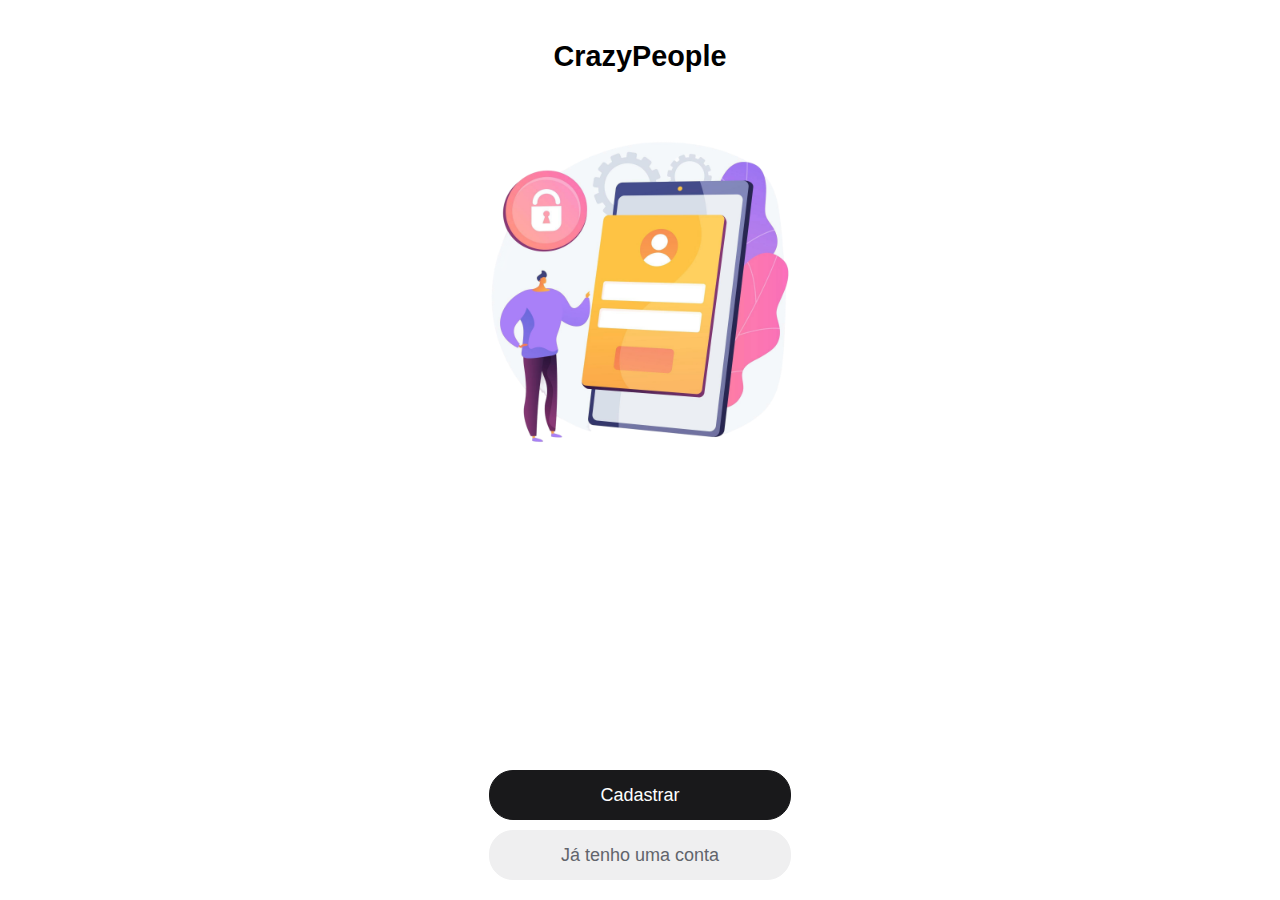
<file: index.html>
<!DOCTYPE html>
<html lang="en">
<head>
    <meta charset="UTF-8">
    <meta name="viewport" content="width=device-width, initial-scale=1.0">
    <link rel="stylesheet" href="css/global.css">
    <title>CrazyPeople - a rede social das suas loucuras</title>
</head>
<body>
    <div class="container-vertical">
        <div class="container-conteudo">
            <h1 class="title">CrazyPeople</h1>
            <img src="img/bem-vindo.png" class="image-full-width" alt="">
        </div>
            <div class="group-buttons">
                 <a class="button button-primary" href="register.html">Cadastrar</a>
                 <a class="button button-secondary" href="pages/login/login.html">Já tenho uma conta</a>
            </div>
    </div>
</body>
</html>
</file>
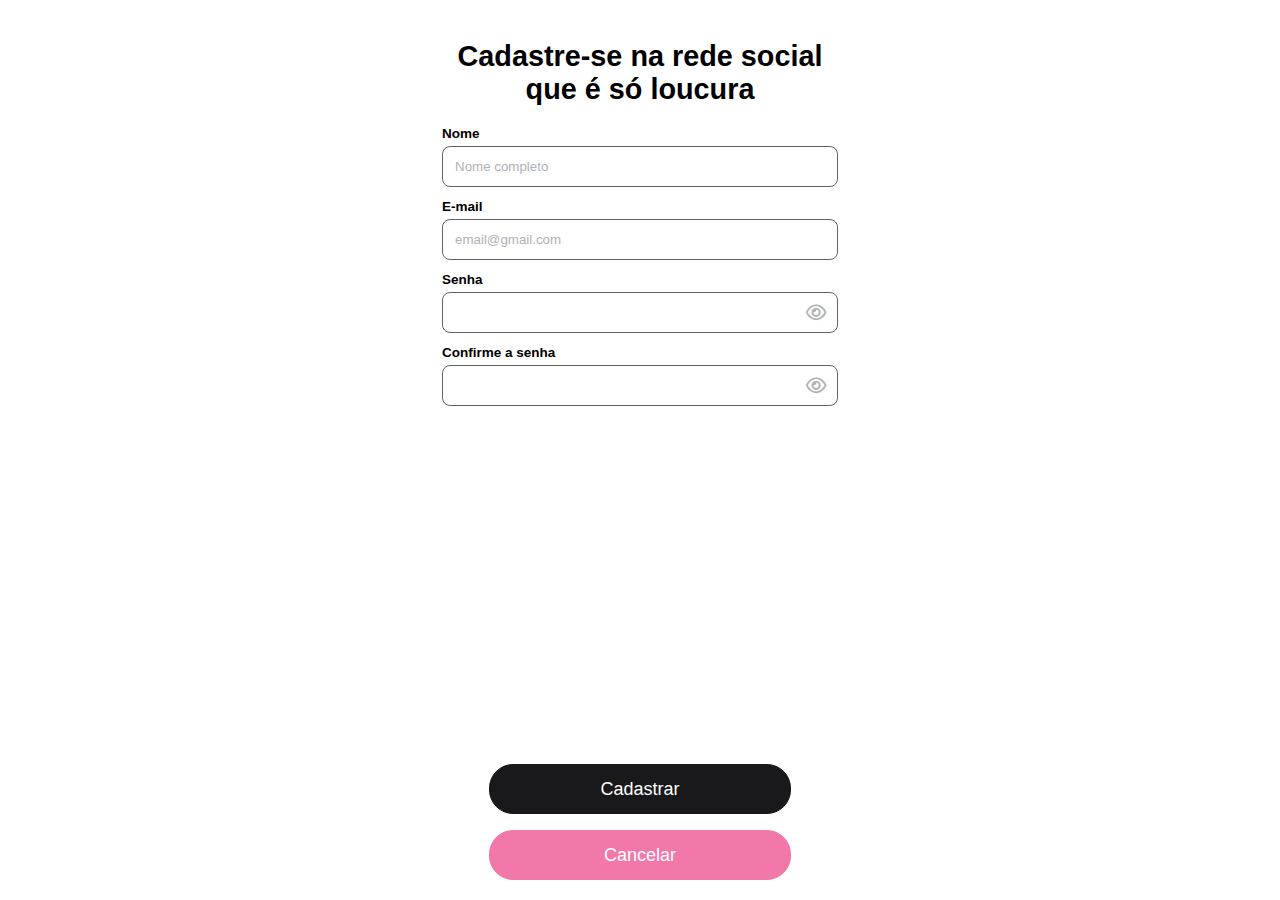
<file: register.html>
<!DOCTYPE html>
<html lang="en">
<head>
    <meta charset="UTF-8">
    <meta name="viewport" content="width=device-width, initial-scale=1.0">
    <link rel="stylesheet" href="css/global.css">
    <link rel="stylesheet" href="https://cdnjs.cloudflare.com/ajax/libs/font-awesome/6.7.2/css/all.min.css">
    <title>Cadastre-se - CrazyPeople - a rede social das suas loucuras</title>
</head>
<body>
    <div class="container-vertical">
        <div class="container-conteudo">
            <h1 class="title">Cadastre-se na rede social <br> que é só loucura</h1>
            <form id="form-register" class="form-center" on-submit="return false" method="post">
                <div class="form-group">
                    <label>Nome</label>
                    <input type="text" id="name" name="name" placeholder="Nome completo">
                </div>
                <div class="form-group">
                    <label>E-mail</label>
                    <input type="email" id="email" name="email" placeholder="email@gmail.com">
                </div>
                <div class="form-group">
                    <label>Senha</label>
                    <div class="input-password">
                        <input type="password" id="password" name="password">
                        <i class="fa-regular fa-eye icon-eye" aria-hidden="true"></i>
                       <!-- <i class="fa-regular fa-eye-slash" aria-hidden="true"></i> -->
                    </div>
                </div>
                <div class="form-group">
                    <label>Confirme a senha</label>
                    <div class="input-password">
                        <input type="password" id="password-confirm" name="password-confirm">
                        <i class="fa-regular fa-eye icon-eye" aria-hidden="true"></i>
                       <!-- <i class="fa-regular fa-eye-slash" aria-hidden="true"></i> -->
                    </div>
                </div>
            </form>
        </div>
            <div class="group-buttons">
                <a class="button button-primary" href="pages/login/login.html">Cadastrar</a>
                <a class="button button-cancel" href="index.html">Cancelar</a>
            </div>
    </div>
</body>
</html>
</file>
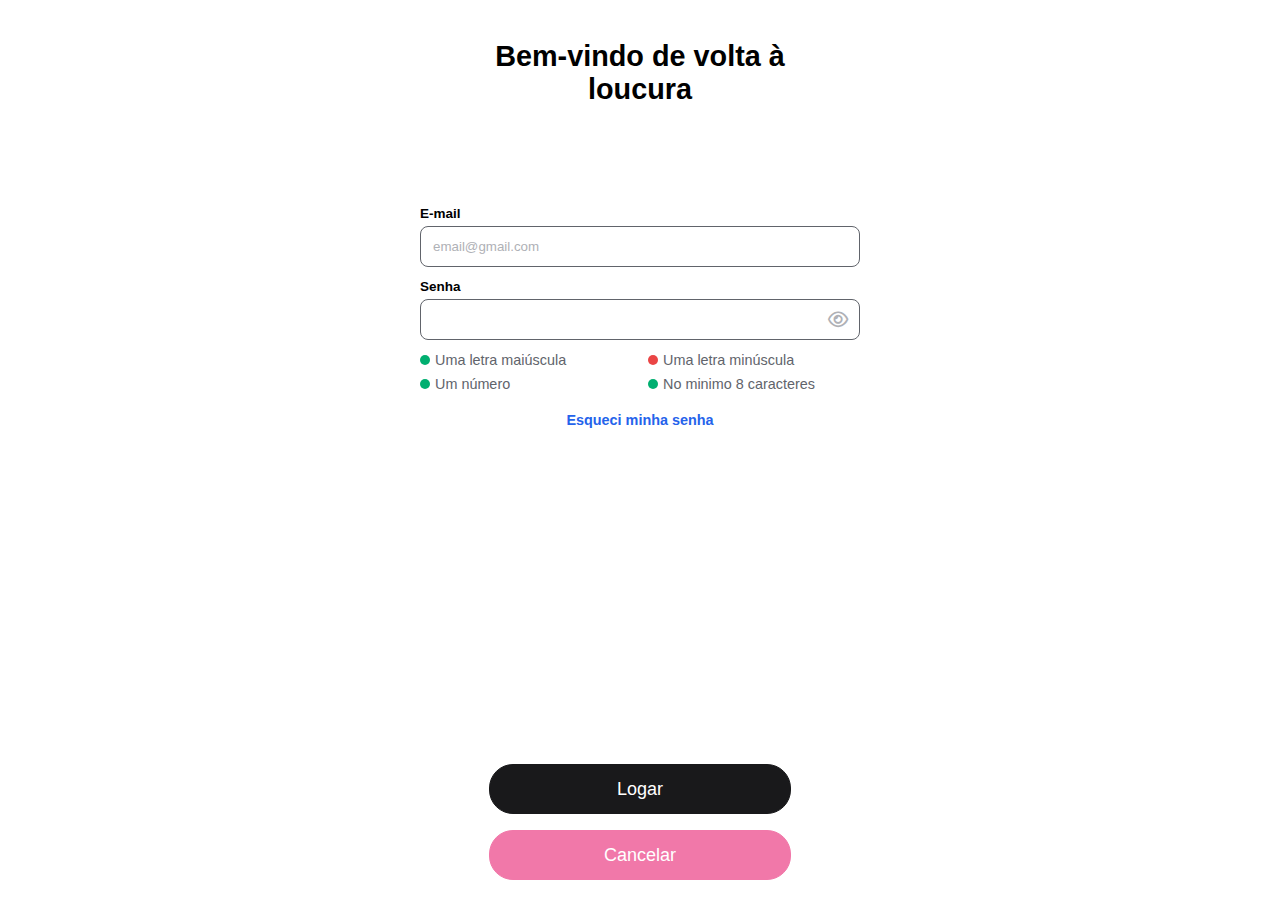
<file: pages/login/login.html>
<!DOCTYPE html>
<html lang="en">
<head>
    <meta charset="UTF-8">
    <meta name="viewport" content="width=device-width, initial-scale=1.0">
    <link rel="stylesheet" href="../../css/global.css">
    <link rel="stylesheet" href="login.css">
    <link rel="stylesheet" href="https://cdnjs.cloudflare.com/ajax/libs/font-awesome/6.7.2/css/all.min.css">
    <title>Entre na sua conta - CrazyPeople - a rede social das suas loucuras</title>
</head>
<body>
    <div class="container-vertical">
        <div class="container-conteudo">
            <h1 class="title">Bem-vindo de volta à <br>loucura</h1>
            <form id="form-login" class="form-center" on-submit="return false" method="post">
                <div class="form-group">
                    <label>E-mail</label>
                    <input type="email" id="email" name="email" placeholder="email@gmail.com">
                </div>
                <div class="form-group">
                    <label>Senha</label>
                    <div class="input-password">
                        <input type="password" id="password" name="password">
                        <i class="fa-regular fa-eye icon-eye" aria-hidden="true"></i>
                       <!-- <i class="fa-regular fa-eye-slash" aria-hidden="true"></i> -->
                    </div>
                </div>
                <div class="tips">
                    <div class="tip">
                        <div class="tip-icon sucess" id="error-uppercase"></div>
                        <div class="tip-text">Uma letra maiúscula</div>
                    </div>
                     <div class="tip">
                        <div class="tip-icon error" id="error-lowercase"></div>
                        <div class="tip-text">Uma letra minúscula</div>
                    </div>
                     <div class="tip">
                        <div class="tip-icon sucess" id="error-number"></div>
                        <div class="tip-text"> Um número</div>
                    </div>
                     <div class="tip">
                        <div class="tip-icon sucess" id="error-minlength"></div>
                        <div class="tip-text"> No minimo 8 caracteres</div>
                    </div>

                </div>
                <div class="center">
                    <a href="../recovery-password/recovery-password.html" class="general">Esqueci minha senha</a>
                </div>
            </form>
        </div>
            <div class="group-buttons">
                <a class="button button-primary">Logar</a>
                <a class="button button-cancel" href="../../index.html">Cancelar</a>
            </div>
    </div>
</body>
</html>
</file>
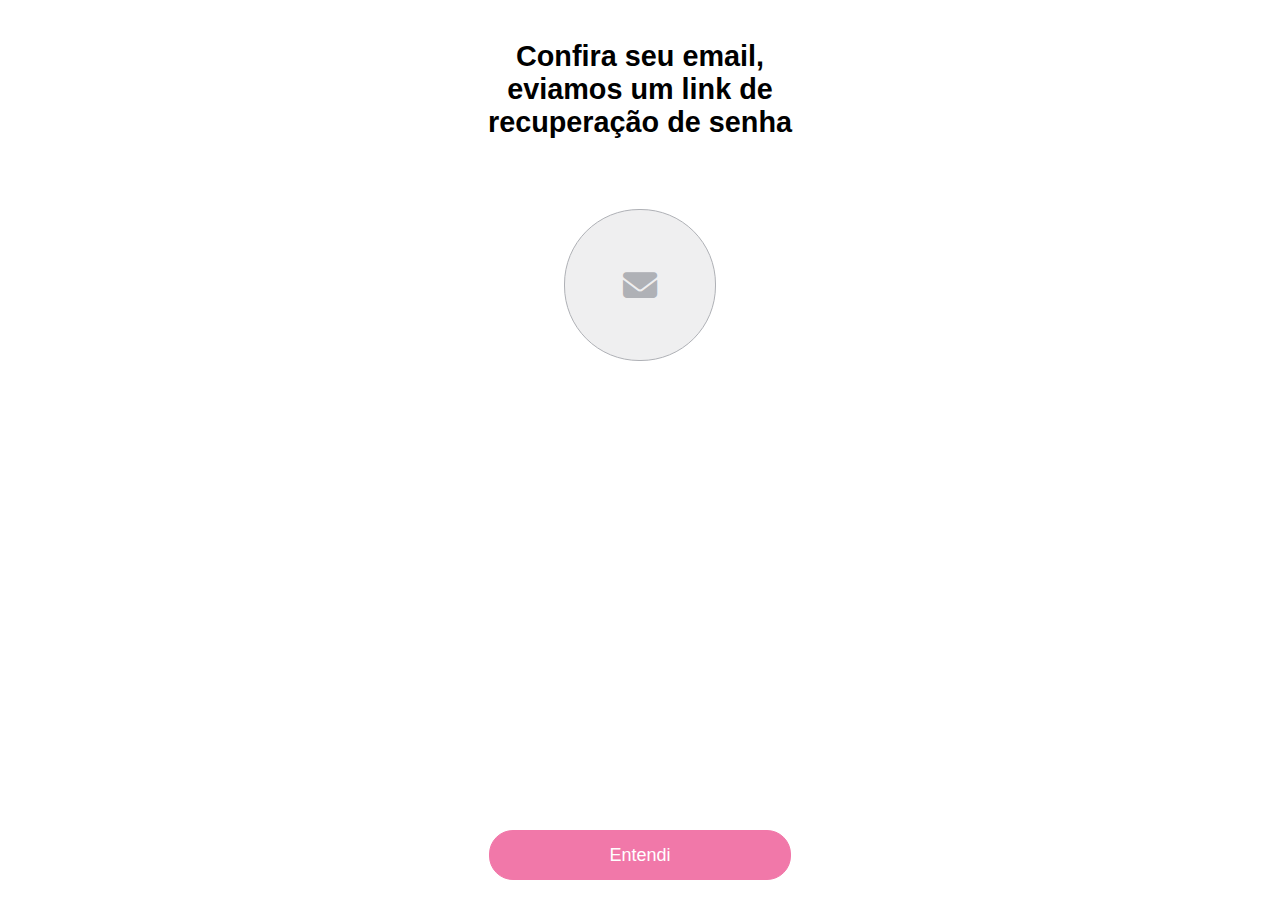
<file: pages/recovery-password/recovery-password-message.html>
<!DOCTYPE html>
<html lang="en">
<head>
    <meta charset="UTF-8">
    <meta name="viewport" content="width=device-width, initial-scale=1.0">
    <link rel="stylesheet" href="../../css/global.css">
    <link rel="stylesheet" href="recovery-password.css">
    <link rel="stylesheet" href="https://cdnjs.cloudflare.com/ajax/libs/font-awesome/6.7.2/css/all.min.css">
    <title>Recuperar senha - CrazyPeople - a rede social das suas loucuras</title>
</head>
<body>
    <div class="container-vertical">
        <div class="container-conteudo">
            <h1 class="title">Confira seu email, <br> eviamos um link de <br> recuperação de senha </h1>
            <div class="icon-container"">
                <i class="fa-solid fa-envelope" aria-hidden="true"></i></div>
            </div>
            <div class="group-buttons">
                <a class="button button-cancel" href="../login/login.html">Entendi</a>
            </div>
    </div>
</body>
</html>
</file>
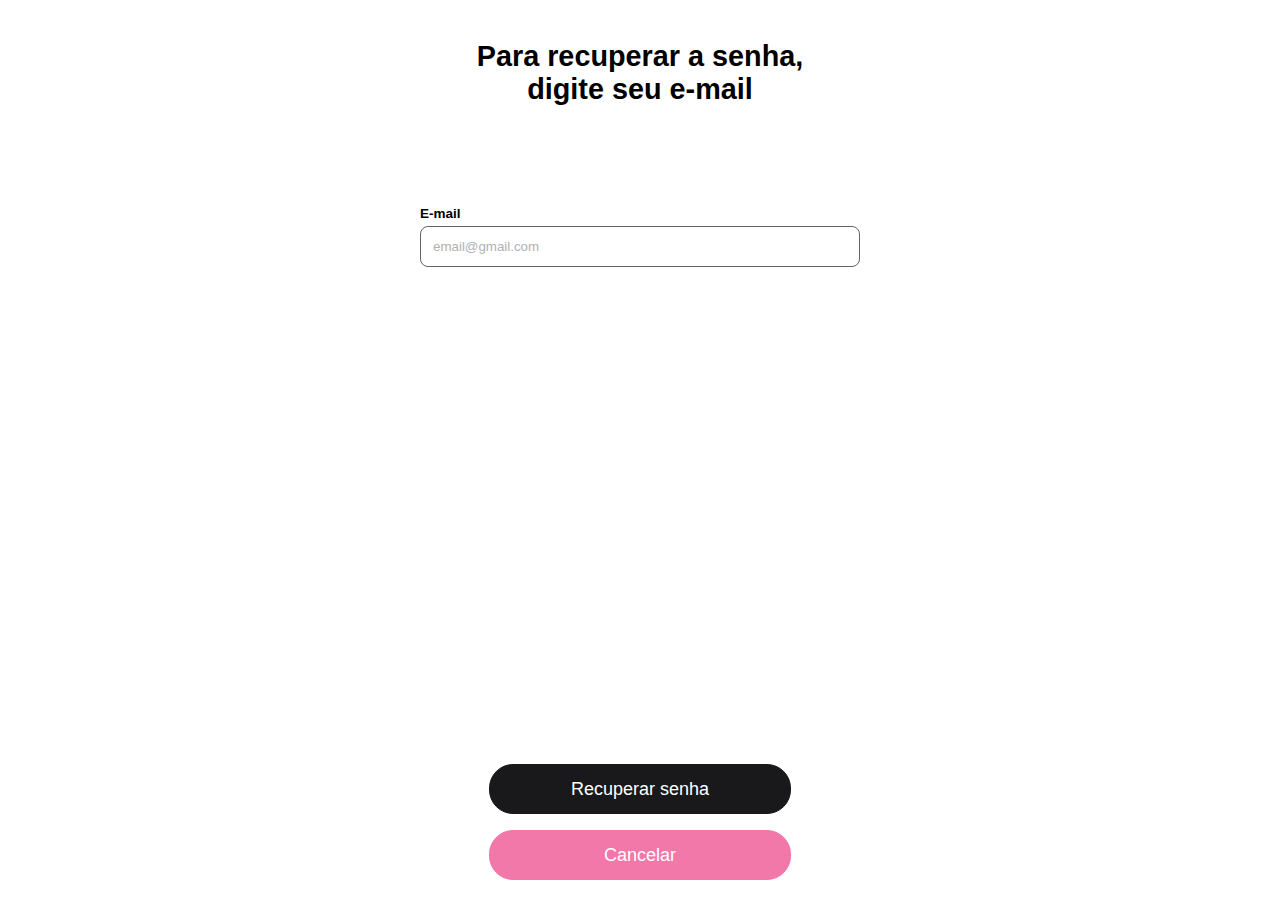
<file: pages/recovery-password/recovery-password.html>
<!DOCTYPE html>
<html lang="en">
<head>
    <meta charset="UTF-8">
    <meta name="viewport" content="width=device-width, initial-scale=1.0">
    <link rel="stylesheet" href="../../css/global.css">
    <link rel="stylesheet" href="https://cdnjs.cloudflare.com/ajax/libs/font-awesome/6.7.2/css/all.min.css">
    <title>Recuperar senha - CrazyPeople - a rede social das suas loucuras</title>
</head>
<body>
    <div class="container-vertical">
        <div class="container-conteudo">
            <h1 class="title">Para recuperar a senha, <br> digite seu e-mail</h1>
            <form id="form-recovery-password" class="form-center" on-submit="return false" method="post">
                <div class="form-group">
                    <label>E-mail</label>
                    <input type="email" id="email" name="email" placeholder="email@gmail.com">
                </div>
                
               
            </form>
        </div>
            <div class="group-buttons">
                <a class="button button-primary" href="recovery-password-message.html">Recuperar senha</a>
                <a class="button button-cancel" href="../login/login.html">Cancelar</a>
            </div>
    </div>
</body>
</html>
</file>
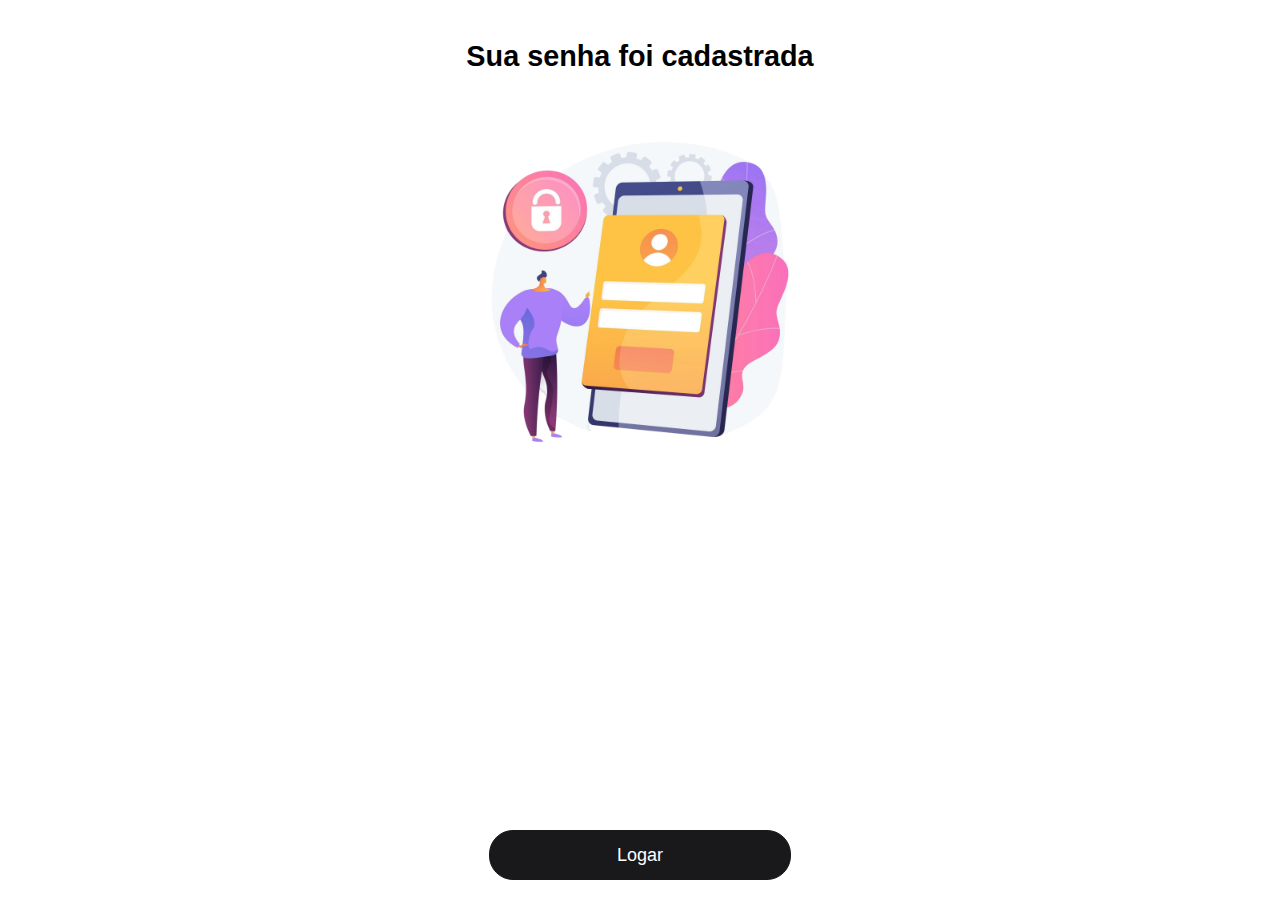
<file: pages/reset-password/reset-password-message.html>
<!DOCTYPE html>
<html lang="en">
<head>
    <meta charset="UTF-8">
    <meta name="viewport" content="width=device-width, initial-scale=1.0">
    <link rel="stylesheet" href="../../css/global.css">
    <title>Senha cadastrada - a rede social das suas loucuras</title>
</head>
<body>
    <div class="container-vertical">
        <div class="container-conteudo">
            <h1 class="title">Sua senha foi cadastrada</h1>
            <img src="../../img/bem-vindo.png" class="image-full-width" alt="">
        </div>
            <div class="group-buttons">
                 <a class="button button-primary" href="../login/login.html">Logar</a>
            </div>
    </div>
</body>
</html>
</file>
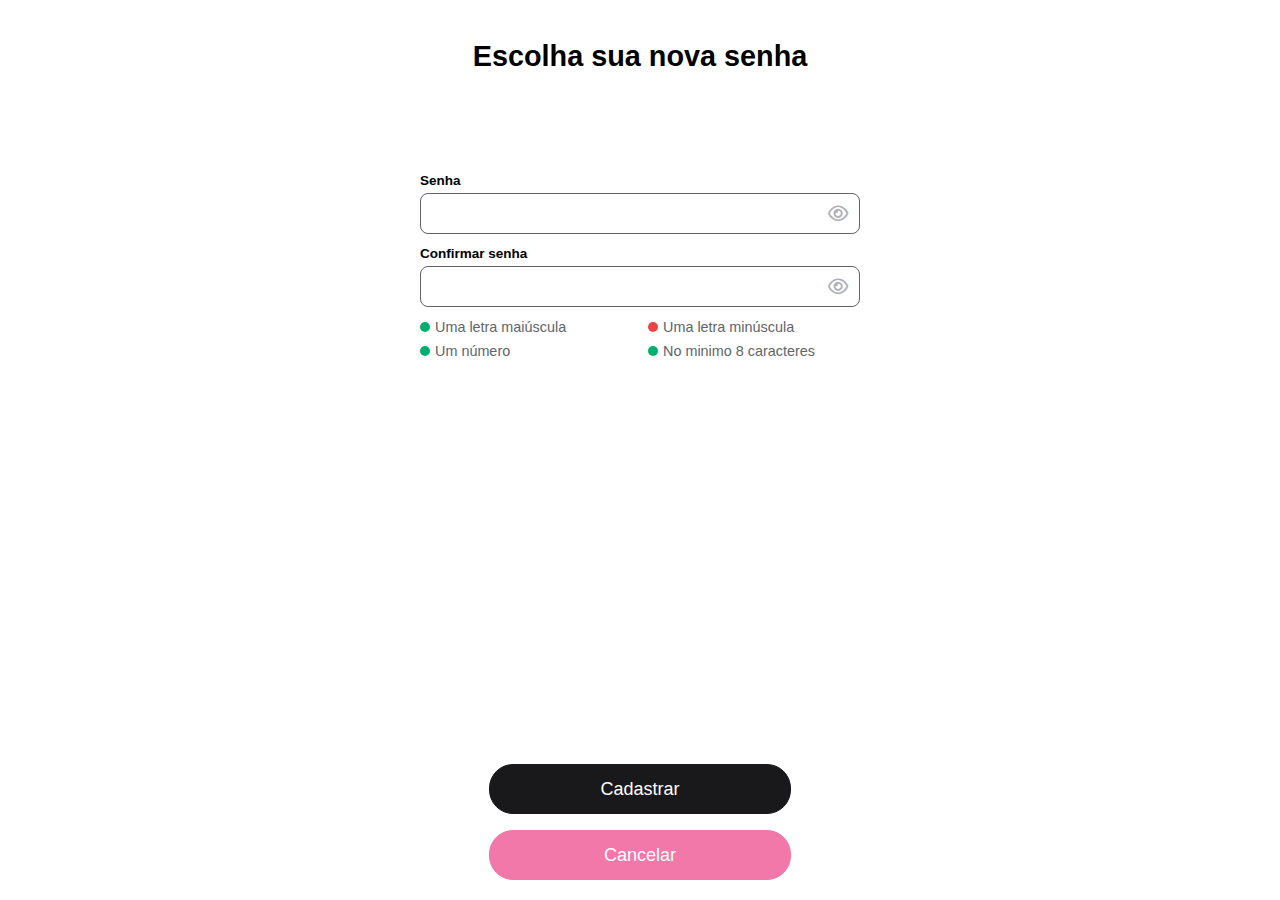
<file: pages/reset-password/reset-password.html>
<!DOCTYPE html>
<html lang="en">
<head>
    <meta charset="UTF-8">
    <meta name="viewport" content="width=device-width, initial-scale=1.0">
    <link rel="stylesheet" href="../../css/global.css">
    <link rel="stylesheet" href="reset-password.css">
    <link rel="stylesheet" href="https://cdnjs.cloudflare.com/ajax/libs/font-awesome/6.7.2/css/all.min.css">
    <title>Cadastre sua nova senha - CrazyPeople - a rede social das suas loucuras</title>
</head>
<body>
    <div class="container-vertical">
        <div class="container-conteudo">
            <h1 class="title">Escolha sua nova senha</h1>
            <form id="form-login" class="form-center" on-submit="return false" method="post">
                <div class="form-group">
                    <label>Senha</label>
                    <div class="input-password">
                        <input type="password" id="password" name="password">
                        <i class="fa-regular fa-eye icon-eye" aria-hidden="true"></i>
                       <!-- <i class="fa-regular fa-eye-slash" aria-hidden="true"></i> -->
                    </div>
                </div>
                <div class="form-group">
                    <label>Confirmar senha</label>
                    <div class="input-password">
                        <input type="confirm-password" id="confirm-password" name="password">
                        <i class="fa-regular fa-eye icon-eye" aria-hidden="true"></i>
                       <!-- <i class="fa-regular fa-eye-slash" aria-hidden="true"></i> -->
                    </div>
                </div>
                <div class="tips">
                    <div class="tip">
                        <div class="tip-icon sucess" id="error-uppercase"></div>
                        <div class="tip-text">Uma letra maiúscula</div>
                    </div>
                     <div class="tip">
                        <div class="tip-icon error" id="error-lowercase"></div>
                        <div class="tip-text">Uma letra minúscula</div>
                    </div>
                     <div class="tip">
                        <div class="tip-icon sucess" id="error-number"></div>
                        <div class="tip-text"> Um número</div>
                    </div>
                     <div class="tip">
                        <div class="tip-icon sucess" id="error-minlength"></div>
                        <div class="tip-text"> No minimo 8 caracteres</div>
                    </div>

                </div>
    
            </form>
        </div>
            <div class="group-buttons">
                <a class="button button-primary" href="reset-password-message.html">Cadastrar</a>
                <a class="button button-cancel" href="../login/login.html">Cancelar</a>
            </div>
    </div>
</body>
</html>
</file>
<file: css/global.css>
html {
    font-size: 18px;
}
body {
    margin: 0;
    padding: 0;
    font-family: Arial, Helvetica, sans-serif;
    height: 100%;
    box-sizing: border-box;
}
.container-vertical {
    display: flex;
    flex-direction: column;
    max-width: 480px;
    margin: auto;
    gap: 20px;
    padding: 20px;
    min-height: 100vh;
    box-sizing: border-box;
    justify-content: space-between;
}
.container-conteudo {
    display: flex;
    flex-direction: column;
    align-items: center;
    justify-content: center;
}
.title {
    font-size: 1.6rem;
    text-align: center;
    font-weight: bold;
    margin-top: 20px;
    margin-bottom: 20px;
}
.image-full-width {
    width: 100%;
    max-width: 400px;
    height: auto;
    display: block;
    margin: 0 auto 20px auto;
}
.group-buttons {
    display: flex;
    flex-direction: column;
    align-items: center;
    gap: 10px;
}
a.button {
    display: flex;
    border-radius: 24px;
    font-size: 1rem;
    cursor: pointer;
    width: 90%;
    max-width: 300px;
    height: 48px;
    align-items: center;
    justify-content: center;
    text-decoration: none;
}
.button-primary {
    background-color: #19191B;
    color: #ffffff;
    border: 1px solid #19191B;
}
.button-secondary {
    background-color: #EFEFF0;
    color: #61646B;
    border: 1px solid #EFEFF0;
}
.button-cancel {
    background-color: #F178A9;
    color: #ffffff;
    border: 1px solid #F178A9;
    margin-top: 6px;
}
.form-center {
    margin: auto;
    width: 90%;
}
.form-group {
    display: flex;
    flex-direction: column;
    margin-bottom: 12px;
}
.form-group label {
    font-weight: bold;
    font-size: 0.75rem;
    margin-bottom: 5px;
}
.form-group input {
    border: 1px solid #61646B;
    padding: 12px;
    border-radius: 8px;
    width: 100%;
    box-sizing: border-box;
}
.form-group input::placeholder {
    color: #AFB1B6;
    opacity: 1;
}
.form-group .input-password {
    position: relative;
    width: 100%;
}
.form-group .input-password .icon-eye {
    position: absolute;
    top: 50%;
    right: 12px;
    transform: translateY(-50%);
    color: #AFB1B6;
    cursor: pointer;
}
.center {
    display: flex;
    justify-content: center;
    margin-top: 20px;
}
#form-login, #form-recovery-password {
    width: 100%;
    margin: 80px auto 0 auto;
}
a.general:link, a.general:visited {
    color: #2563EB;
    font-weight: 600;
    text-decoration: none;
    font-size: 0.8rem;
}
a.general:hover {
    color: #00C;
    font-weight: 600;
}
</file>
<file: pages/login/login.css>
.tips {
    display: flex;
    flex-wrap: wrap;
    gap: 8px 16px;
}

.tip {
    flex: 1 1 45%; /* cada tip tenta pegar até 45% da largura */
    display: flex;
    align-items: center;
}

.tip-icon {
    width: 10px;
    height: 10px;
    border-radius: 50%;
    margin-right: 5px;
}

.tip-text {
    font-size: 0.8rem;
    color: #61646B;
}

.tip-icon.sucess {
    background-color: #00AF70;
}

.tip-icon.error {
    background-color: #EA4545;
}
</file>
<file: pages/recovery-password/recovery-password.css>
.icon-container {
    background-color: #EFEFF0;
    border: 1px solid #AFB1B6;
    width: 150px;
    height: 150px;
    margin: 50px auto 0 auto; 
    border-radius: 75px;
    display: flex;
    align-items: center;
    justify-content: center;
}
.icon-container i {
    font-size: 1.9rem;
    color: #AFB1B6;
}
</file>
